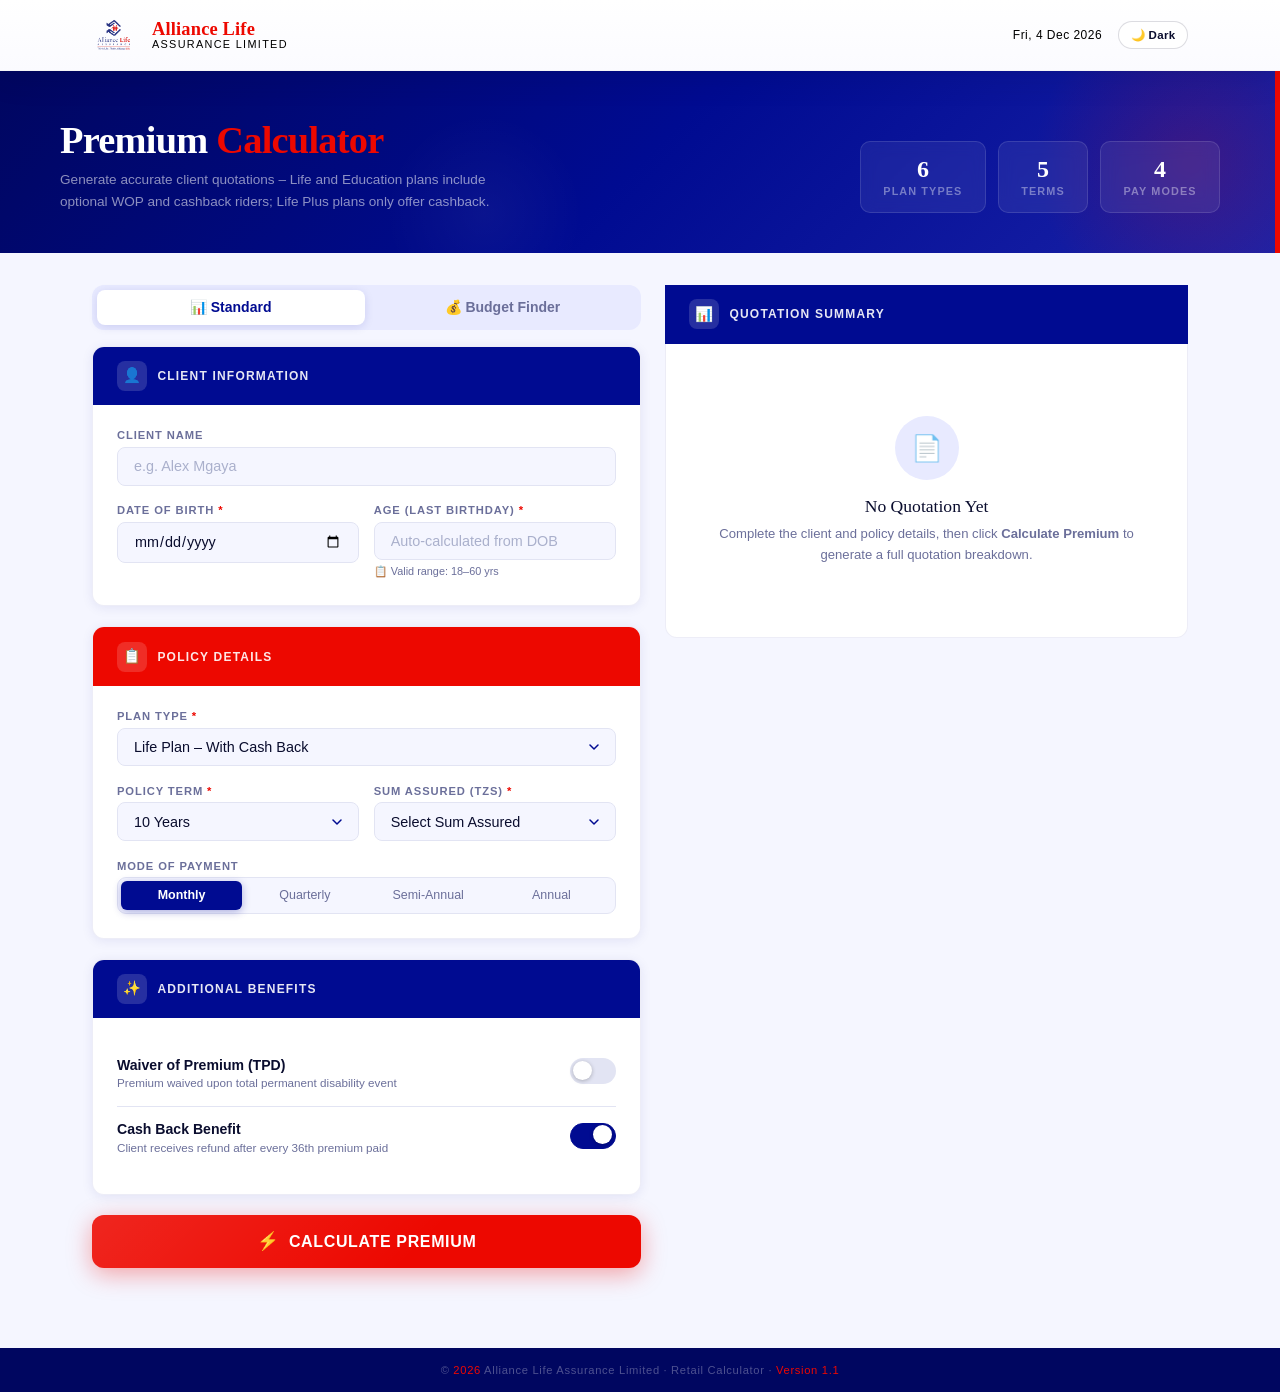
<file: index.html>
<!DOCTYPE html>
<html lang="en">
<head>
<meta charset="UTF-8" />
<meta name="viewport" content="width=device-width, initial-scale=1.0" />
<meta http-equiv="Content-Security-Policy" content="default-src 'self'; script-src 'self' https://cloud.umami.is; style-src 'self' 'unsafe-inline' https://fonts.googleapis.com; img-src 'self' data: blob:; font-src 'self' https://fonts.gstatic.com data:; connect-src 'self' https://api-gateway.umami.dev; object-src 'none'; base-uri 'self'; form-action 'self'; frame-ancestors 'none'; upgrade-insecure-requests" />
<meta name="referrer" content="strict-origin-when-cross-origin" />
<title>Alliance Life - Premium Calculator</title>
<link rel="icon" type="image/png" href="ALAL.png" />
<link rel="apple-touch-icon" href="ALAL.png" />
<link href="https://fonts.googleapis.com/css2?family=Playfair+Display:wght@700;800&family=Outfit:wght@300;400;500;600;700&family=Cormorant+Garamond:ital,wght@0,600;0,700;1,600;1,700&family=DM+Sans:wght@400;500;600&display=swap" rel="stylesheet" />
<link rel="stylesheet" href="css/calculator.css">
<!-- styles moved to calculator.css -->
<style>
@keyframes splashShimmer {
  0%   { transform: translateX(-130%) skewX(-20deg); }
  100% { transform: translateX(230%)  skewX(-20deg); }
}
@keyframes splashFadeUp {
  from { opacity: 0; transform: translateY(10px); }
  to   { opacity: 1; transform: translateY(0); }
}
@keyframes splashTrack {
  0%   { width: 0%; opacity: 1; }
  80%  { width: 75%; opacity: 1; }
  100% { width: 75%; opacity: .6; }
}
#splashLoader.splash-hide {
  opacity: 0 !important;
  visibility: hidden !important;
}

/* ── Birthday easter egg ── */
#confettiHost {
  position: absolute;
  inset: 0;
  pointer-events: none;
  overflow: hidden;
  border-radius: inherit;
  z-index: 50;
}
.confetti-piece {
  position: absolute;
  top: -10px;
  pointer-events: none;
  animation: confettiFall linear forwards;
}
@keyframes confettiFall {
  0%   { transform: translateY(0)     rotate(0deg);   opacity: 1; }
  75%  { opacity: 1; }
  100% { transform: translateY(380px) rotate(680deg); opacity: 0; }
}
.birthday-toast {
  position: fixed;
  bottom: 1.75rem;
  right: 1.75rem;
  z-index: 10000;
  background: #000b91;
  color: #fff;
  border: 1px solid rgba(255,255,255,.2);
  padding: .7rem 1.25rem;
  border-radius: 10px;
  font-family: 'Outfit', sans-serif;
  font-size: .9rem;
  font-weight: 600;
  letter-spacing: .03em;
  box-shadow: 0 8px 32px rgba(0,11,145,.35);
  pointer-events: none;
  animation: toastIn .35s cubic-bezier(.34,1.56,.64,1), toastOut .4s ease 3.8s forwards;
}
@keyframes toastIn {
  from { transform: translateY(16px) scale(.95); opacity: 0; }
  to   { transform: translateY(0)    scale(1);   opacity: 1; }
}
@keyframes toastOut {
  from { transform: translateY(0);   opacity: 1; }
  to   { transform: translateY(8px); opacity: 0; }
}
</style>
<script defer src="https://cloud.umami.is/script.js" data-website-id="713fd296-7cc1-4298-a880-ed6b80af9e01"></script>
</head>
<body>

<!-- ═══════════════ SPLASH LOADER ═══════════════ -->
<div id="splashLoader" aria-hidden="true" style="position:fixed;inset:0;z-index:9999;display:flex;flex-direction:column;align-items:center;justify-content:center;background:linear-gradient(155deg,#000b91 0%,#000660 100%);transition:opacity .5s ease,visibility .5s ease;">

  <!-- Logo with shimmer glare sweep -->
  <div style="position:relative;width:96px;height:96px;border-radius:50%;overflow:hidden;background:#fff;padding:10px;box-shadow:0 8px 48px rgba(0,0,0,.4);margin-bottom:1.75rem;">
    <img src="ALAL.png" alt="" style="width:100%;height:100%;object-fit:contain;border-radius:50%;" />
    <!-- shimmer glare -->
    <div style="position:absolute;inset:0;background:linear-gradient(105deg,transparent 35%,rgba(255,255,255,.75) 50%,transparent 65%);animation:splashShimmer 2.2s ease-in-out infinite;border-radius:50%;"></div>
  </div>

  <!-- Wordmark -->
  <div style="color:#fff;font-family:'Outfit',sans-serif;font-size:1.3rem;font-weight:700;letter-spacing:.05em;animation:splashFadeUp .6s ease both;">Alliance Life</div>
  <div style="color:rgba(255,255,255,.55);font-family:'Outfit',sans-serif;font-size:.75rem;letter-spacing:.12em;text-transform:uppercase;margin-top:.3rem;margin-bottom:2.5rem;animation:splashFadeUp .6s .1s ease both;">Assurance Limited</div>

  <!-- Thin progress track -->
  <div style="width:120px;height:2px;background:rgba(255,255,255,.15);border-radius:2px;overflow:hidden;">
    <div style="height:100%;background:#fff;border-radius:2px;animation:splashTrack 3s ease-out infinite;"></div>
  </div>

</div>

<a href="#mainContent" class="skip-link">Skip to calculator</a>

<!-- ═══════════════ HEADER ═══════════════ -->
<header>
  <div class="header-inner">
    <div class="logo-wrap">
      <div class="logo-shield">
        <img src="ALAL.png" alt="Alliance Life logo" />
      </div>
      <div class="logo-text">
        <div class="logo-name">Alliance Life</div>
        <div class="logo-sub">Assurance Limited</div>
      </div>
    </div>
    <div class="header-right">
      <div class="header-date" id="headerDate"></div>
      <button type="button" id="themeToggle" class="theme-toggle" aria-label="Toggle dark mode" aria-pressed="false">🌙 Dark</button>
    </div>
  </div>
</header>

<!-- ═══════════════ HERO BAND ═══════════════ -->
<div class="hero-band">
  <div class="hero-stripe"></div>
  <div class="hero-content">
    <div>
      <div class="hero-title">Premium <span>Calculator</span></div>
      <div class="hero-desc">Generate accurate client quotations – Life and Education plans include optional WOP and cashback riders; Life Plus plans only offer cashback.</div>
    </div>
    <div style="display:flex;gap:.75rem;flex-wrap:wrap;">
      <div class="hero-stat">
        <div class="hero-stat-val">6</div>
        <div class="hero-stat-lbl">Plan Types</div>
      </div>
      <div class="hero-stat">
        <div class="hero-stat-val">5</div>
        <div class="hero-stat-lbl">Terms</div>
      </div>
      <div class="hero-stat">
        <div class="hero-stat-val">4</div>
        <div class="hero-stat-lbl">Pay Modes</div>
      </div>
    </div>
  </div>
</div>

<!-- ═══════════════ MAIN ═══════════════ -->
<main id="mainContent" class="wrapper" role="main">
  <div class="grid">

    <!-- LEFT COLUMN: Inputs -->
    <div>

      <!-- Calculator mode toggle -->
      <div class="calc-mode-bar" role="group" aria-label="Calculator mode">
        <button type="button" class="calc-mode-btn active" data-calc-mode="standard">📊 Standard</button>
        <button type="button" class="calc-mode-btn" data-calc-mode="budget">💰 Budget Finder</button>
      </div>

      <!-- Client Details -->
      <div class="card info-card">
        <div class="card-header">
          <div class="card-icon">👤</div>
          <div class="card-title">Client Information</div>
        </div>
        <div class="card-body">
          <div class="field">
            <label for="clientName">Client Name</label>
            <!-- only letters, spaces and basic punctuation allowed; helps prevent accidental script tags -->
            <input type="text" id="clientName" placeholder="e.g. Alex Mgaya" pattern="[A-Za-z\s.,'\-]{1,100}" autocomplete="name" />
          </div>
          <div class="field-row">
            <div class="field">
              <label class="label-required" for="dob">Date of Birth</label>
              <input type="date" id="dob" required aria-required="true" />
            </div>
            <div class="field">
              <label class="label-required" for="age">Age (Last Birthday)</label>
              <input type="number" id="age" placeholder="Auto-calculated from DOB" min="18" max="60" readonly tabindex="-1" aria-readonly="true" aria-describedby="ageHint" />
              <div class="input-hint" id="ageHint">📋 Valid range: 18–60 yrs</div>
            </div>
          </div>
        </div>
      </div>

      <!-- Budget Finder card (shown in budget mode) -->
      <div class="card info-card" id="budgetCard" style="display:none;">
        <div class="card-header" style="background:linear-gradient(135deg,#000b91 0%,#2d3adc 100%);color:#fff;">
          <div class="card-icon">💰</div>
          <div class="card-title" style="color:#fff;">Your Budget</div>
        </div>
        <div class="card-body">
          <div class="field">
            <label class="label-required" for="budgetAmount">Budget per <span id="budgetModeLabel">Month</span> (TZS)</label>
            <input type="text" id="budgetAmount" inputmode="numeric" placeholder="e.g. 50,000" autocomplete="off" />
            <div class="input-hint">💡 We'll find the highest coverage that fits your budget</div>
          </div>
          <div class="toggle-row" style="margin-top:0.75rem;">
            <div class="toggle-info">
              <div class="toggle-label">Include WOP Rider</div>
              <div class="toggle-sub">Premiums waived upon total permanent disability</div>
            </div>
            <label class="switch"><input type="checkbox" id="budgetWopToggle" checked aria-label="Include WOP Rider" /><span class="slider"></span></label>
          </div>
        </div>
      </div>

      <!-- Policy Details -->
      <div class="card info-card" id="policyDetailsCard">
        <div class="card-header card-header-red">
          <div class="card-icon">📋</div>
          <div class="card-title">Policy Details</div>
        </div>
        <div class="card-body">
          <div class="field">
            <label class="label-required" for="plan">Plan Type</label>
            <select id="plan" required aria-required="true">
              <option value="Life Plan- With cash back">Life Plan – With Cash Back</option>
              <option value="Life Plan- No cash back">Life Plan – No Cash Back</option>
              <option value="Education Plan- With cash back">Education Plan – With Cash Back</option>
              <option value="Education Plan- No cash back">Education Plan – No Cash Back</option>
              <option value="Life Plus- With cash back">Life Plus – With Cash Back</option>
              <option value="Life Plus- No cash back">Life Plus – No Cash Back</option>
            </select>
          </div>
          <div class="field-row">
            <div class="field">
              <label class="label-required" for="term">Policy Term</label>
              <select id="term" required aria-required="true">
                <option value="5">5 Years</option>
                <option value="7">7 Years</option>
                <option value="10" selected>10 Years</option>
                <option value="12">12 Years</option>
                <option value="15">15 Years</option>
              </select>
            </div>
            <div class="field">
              <label class="label-required" for="sa">Sum Assured (TZS)</label>
              <input type="text" id="sa" inputmode="numeric" placeholder="e.g. 5,000,000" data-step="500000" data-min="5000000" required aria-required="true" />
              <select id="saSelect" aria-label="Sum Assured (TZS)" required aria-required="true" style="display:none;">
                <option value="" selected disabled>Select Sum Assured</option>
                <option value="5000000">5,000,000</option>
                <option value="7500000">7,500,000</option>
                <option value="10000000">10,000,000</option>
                <option value="12500000">12,500,000</option>
                <option value="15000000">15,000,000</option>
                <option value="17500000">17,500,000</option>
                <option value="20000000">20,000,000</option>
                <option value="25000000">25,000,000</option>
                <option value="30000000">30,000,000</option>
                <option value="35000000">35,000,000</option>
                <option value="40000000">40,000,000</option>
                <option value="45000000">45,000,000</option>
                <option value="50000000">50,000,000</option>
                <option value="55000000">55,000,000</option>
                <option value="60000000">60,000,000</option>
                <option value="65000000">65,000,000</option>
                <option value="70000000">70,000,000</option>
                <option value="75000000">75,000,000</option>
                <option value="80000000">80,000,000</option>
                <option value="85000000">85,000,000</option>
                <option value="90000000">90,000,000</option>
                <option value="95000000">95,000,000</option>
                <option value="100000000">100,000,000</option>
              </select>
            </div>
          </div>
          <div class="field">
            <label id="modeLabel">Mode of Payment</label>
            <div class="seg" role="group" aria-labelledby="modeLabel">
              <button type="button" class="seg-btn active" aria-pressed="true" data-mode="monthly">Monthly</button>
              <button type="button" class="seg-btn" aria-pressed="false" data-mode="quarterly">Quarterly</button>
              <button type="button" class="seg-btn" aria-pressed="false" data-mode="semi">Semi-Annual</button>
              <button type="button" class="seg-btn" aria-pressed="false" data-mode="annual">Annual</button>
            </div>
          </div>
        </div>
      </div>

      <!-- Additional Benefits -->
      <div class="card info-card" id="additionalBenefitsCard">
        <div class="card-header">
          <div class="card-icon">✨</div>
          <div class="card-title">Additional Benefits</div>
        </div>
        <div class="card-body">
          <div class="toggle-row" id="wopRow">
            <div class="toggle-info">
              <div class="toggle-label">Waiver of Premium (TPD)</div>
              <div class="toggle-sub">Premium waived upon total permanent disability event</div>
            </div>
            <label class="switch"><input type="checkbox" id="wop" aria-label="Waiver of Premium" /><span class="slider"></span></label>
          </div>
          <div class="toggle-row">
            <div class="toggle-info">
              <div class="toggle-label">Cash Back Benefit</div>
              <div class="toggle-sub">Client receives refund after every 36th premium paid</div>
            </div>
            <label class="switch"><input type="checkbox" id="cashbackToggle" aria-label="Cash Back Benefit" /><span class="slider"></span></label>
          </div>
        </div>
      </div>

      <!-- Error -->
      <div id="errorMsg" class="error-msg" role="alert" aria-live="assertive" tabindex="-1">⚠️ <span id="errorText"></span></div>

      <!-- CTA -->
      <button type="button" id="calculateBtn" class="btn-calc">
        <span class="btn-icon">⚡</span> Calculate Premium
      </button>
      <button type="button" id="findPlansBtn" class="btn-calc" style="display:none;">
        <span class="btn-icon">🎯</span> Find Best Plans
      </button>

    </div>

    <!-- RIGHT COLUMN: Results -->
    <div class="right-col">

      <!-- Budget Finder results (shown in budget mode) -->
      <div id="reverseResultsCard" class="card info-card" style="display:none;margin-bottom:0;overflow:visible;box-shadow:none;background:transparent;border:none;">
        <div class="card-header">
          <div class="card-icon">🎯</div>
          <div class="card-title">Best Plans For Your Budget</div>
        </div>
        <div class="card-body" style="background:#fff;border-radius:0 0 var(--radius) var(--radius);border:1px solid rgba(0,11,145,.07);border-top:none;">
          <div id="reverseResultContent"></div>
          <div id="reverseEmptyState" class="empty-state" style="display:none;">
            <div class="empty-icon">💰</div>
            <div class="empty-title">No Plans Found</div>
            <div class="empty-sub">No plans match your budget. Try a higher amount or check if the DOB is correct.</div>
          </div>
        </div>
      </div>

      <!-- Standard quotation results -->
      <div id="standardResultsCard" class="card info-card" style="margin-bottom:0;overflow:visible;box-shadow:none;background:transparent;border:none;">
        <div class="card-header">
          <div class="card-icon">📊</div>
          <div class="card-title">Quotation Summary</div>
        </div>
        <div class="card-body" style="background:#fff;border-radius:0 0 var(--radius) var(--radius);border:1px solid rgba(0,11,145,.07);border-top:none;">
          <div id="result" aria-live="polite" aria-atomic="true">
            <div id="resultContent"></div>
          </div>
          <div id="emptyState" class="empty-state">
            <div class="empty-icon">📄</div>
            <div class="empty-title">No Quotation Yet</div>
            <div class="empty-sub">Complete the client and policy details, then click <strong>Calculate Premium</strong> to generate a full quotation breakdown.</div>
          </div>
          <!-- PDF download button shown after a result is generated -->
          <button id="downloadPdf" type="button" class="btn-calc" style="display:none;margin-top:1rem;">
            <span class="btn-icon">⬇️</span> Download PDF
          </button>
          <button id="sendWhatsapp" type="button" class="btn-calc btn-whatsapp" style="display:none;margin-top:.75rem;">
            <img src="whatsapp.png" alt="" class="btn-icon-img" aria-hidden="true" /> Send via WhatsApp
          </button>
        </div>
      </div>

    </div>

  </div>
</main>

<!-- FOOTER -->
<div class="footer-bar">
  &copy; <span id="footerYear"></span> Alliance Life Assurance Limited · Retail Calculator · <span>Version 1.1</span>
</div>

<div id="whatsappModal" class="wa-modal" role="dialog" aria-modal="true" aria-labelledby="waModalTitle" style="display:none;">
  <div class="wa-modal-card">
    <div class="wa-modal-title" id="waModalTitle">Send via WhatsApp</div>
    <div class="wa-modal-sub">Enter customer WhatsApp number in this format: 255XXXXXXXXX</div>
    <div class="wa-modal-field">
      <label for="waPhoneInput">Customer Number</label>
      <input id="waPhoneInput" type="tel" inputmode="numeric" placeholder="255XXXXXXXXX" maxlength="12" />
      <div id="waPhoneError" class="wa-modal-error" aria-live="polite"></div>
    </div>
    <div class="wa-modal-actions">
      <button id="waCancelBtn" type="button" class="btn-calc wa-btn wa-btn-secondary">Cancel</button>
      <button id="waConfirmBtn" type="button" class="btn-calc wa-btn wa-btn-primary">Open WhatsApp</button>
    </div>
  </div>
</div>

<!-- DOB change recalc modal -->
<div id="dobChangeModal" class="wa-modal dob-modal-overlay" role="dialog" aria-modal="true" aria-labelledby="dobModalTitle" style="display:none;">
  <div class="dob-modal-card">
    <div class="dob-modal-accent"></div>
    <div class="dob-modal-body">
      <div class="dob-modal-icon" aria-hidden="true">📅</div>
      <div class="dob-modal-title" id="dobModalTitle">Date of Birth Changed</div>
      <div class="dob-modal-sub">The current quotation may no longer be accurate. Recalculate to reflect the updated date.</div>
    </div>
    <div class="dob-modal-actions">
      <button id="dobModalCalcBtn" type="button" class="dob-btn-primary">⚡ Calculate Premium</button>
      <button id="dobModalDismissBtn" type="button" class="dob-btn-secondary">Not Now</button>
    </div>
  </div>
</div>

<!-- Keep integrity hashes in sync when any script file changes. -->
<script src="js/vendor/jspdf.umd.min.js" integrity="sha384-JcnsjUPPylna1s1fvi1u12X5qjY5OL56iySh75FdtrwhO/SWXgMjoVqcKyIIWOLk" crossorigin="anonymous"></script>
<script src="js/vendor/html2canvas.min.js" integrity="sha384-ZZ1pncU3bQe8y31yfZdMFdSpttDoPmOZg2wguVK9almUodir1PghgT0eY7Mrty8H" crossorigin="anonymous"></script>
<script src="js/modules/calculator-data.js" integrity="sha384-BNamELsoeh6ynixLtTkfq4AkPt44aN4aVHw/1GJ5Oewyo7oVWoqaXWz+czGA5itr" crossorigin="anonymous"></script>
<script src="js/modules/calculator-math.js" integrity="sha384-YjjjwoBnURy2FhZNauFZZH+CIYTfdqmRB7C8ojNnJdaBtgjP/0vN5d2FF2g3aNf3" crossorigin="anonymous"></script>
<script src="js/modules/calculator-app.js" integrity="sha384-Jrz6jo1+l7UQlLkefL+yNT2jrHTWlHziqgjv4f+XHhTEhHkFGQ2u5hxAwC2Otyzf" crossorigin="anonymous"></script>
<script src="js/calculator.js" integrity="sha384-wbOrmrldrVREV2kM1EFjdcdYOvsAC5NGOdDlpyfbh0ahsDS35j6TdT7yP2jqdQNi" crossorigin="anonymous"></script>
<!-- script moved to calculator.js -->
</body>
</html>
</file>
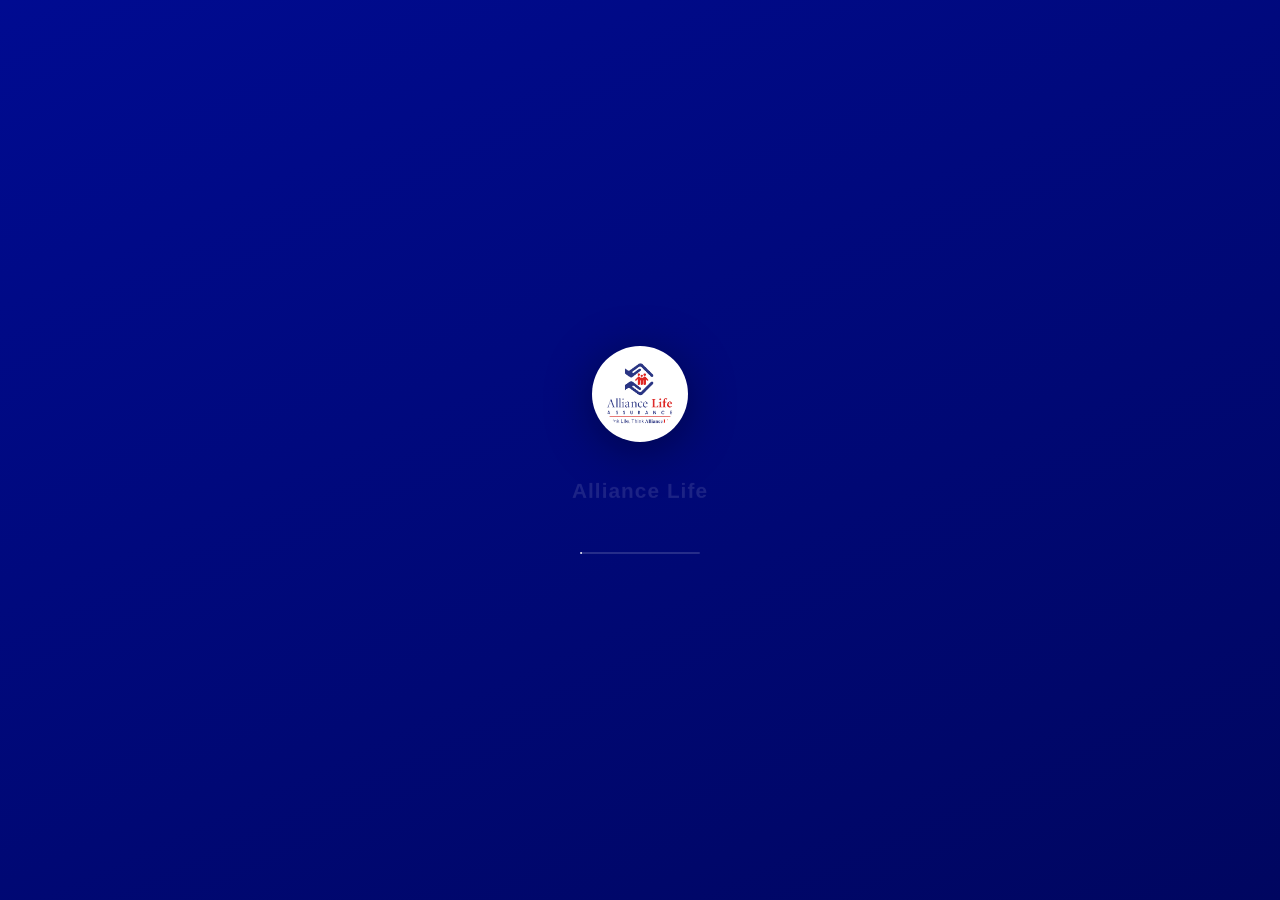
<file: Alliance Premium Calculator.html>
<!DOCTYPE html>
<html lang="en">
<head>
<meta charset="UTF-8" />
<meta http-equiv="refresh" content="0; url=index.html" />
<title>Alliance Life – Premium Calculator</title>
</head>
<body>
<p>Redirecting… <a href="index.html">Click here if not redirected.</a></p>
</body>
</html>
</file>
<file: css/calculator.css>
*, *::before, *::after { box-sizing: border-box; margin: 0; padding: 0; }

html {
  width: 100%;
  max-width: 100%;
}

:root {
  --blue:      #000b91;
  --blue-dark: #000878;
  --blue-deep: #000660;
  --blue-soft: #e8eaff;
  --blue-mid:  #1a22a8;
  --red:       #ed0800;
  --red-dark:  #c20700;
  --red-soft:  #fff0f0;
  --white:     #ffffff;
  --off-white: #f5f6ff;
  --slate:     #e2e4f3;
  --muted:     #6b6f9a;
  --text:      #0a0d2e;
  --radius:    12px;
  --shadow-sm: 0 2px 12px rgba(0,11,145,.08);
  --shadow:    0 8px 40px rgba(0,11,145,.13);
  --shadow-lg: 0 20px 60px rgba(0,11,145,.18);
}

body {
  font-family: 'Outfit', sans-serif;
  background: var(--off-white);
  color: var(--text);
  min-height: 100vh;
  min-height: 100dvh;
  width: 100%;
  max-width: 100%;
  display: flex;
  flex-direction: column;
  overflow-x: clip;
}

@media (prefers-color-scheme: dark) {
  :root {
    color-scheme: dark;
  }
}

.skip-link {
  position: absolute;
  left: 10px;
  top: -48px;
  background: var(--blue);
  color: #fff;
  padding: .6rem .9rem;
  border-radius: 8px;
  font-weight: 700;
  text-decoration: none;
  z-index: 1000;
}
.skip-link:focus {
  top: 10px;
}

/* ── HEADER ──────────────────────────────────────── */
header {
  background: linear-gradient(180deg, #ffffff 0%, #fbfbff 100%);
  position: sticky;
  top: 0;
  z-index: 200;
  box-shadow: 0 10px 30px rgba(10,13,46,0.09), 0 2px 6px rgba(10,13,46,0.04);
  border-bottom: 1px solid rgba(10,13,46,.04);
  backdrop-filter: blur(4px);
  transition: box-shadow .18s ease, background .18s ease;
}
.header-inner {
  max-width: 1160px;
  margin: 0 auto;
  padding: 0 2rem;
  height: 70px;
  display: flex;
  align-items: center;
  justify-content: space-between;
}
.logo-wrap {
  display: flex;
  align-items: center;
  gap: 1rem;
}
.logo-shield {
  width: 44px;
  height: 44px;
  background: transparent;
  clip-path: none;
  display: flex;
  align-items: center;
  justify-content: center;
  padding: 3px;
  flex-shrink: 0;
  font-size: 0; /* hide any fallback text */
}

/* logo image should fit the container without being clipped */
.logo-shield img {
  width: 100%;
  height: 100%;
  object-fit: contain;
  display: block;
}
.logo-text {
  display: flex;
  flex-direction: column;
  line-height: 1.1;
}
.logo-name {
  font-family: 'Playfair Display', serif;
  font-size: 1.15rem;
  font-weight: 700;
  color: var(--red);
  letter-spacing: .01em;
}
.logo-sub {
  font-size: .68rem;
  font-weight: 500;
  letter-spacing: .12em;
  text-transform: uppercase;
  color: #000;
}
.header-right {
  display: flex;
  align-items: center;
  gap: 1rem;
}
.pill {
  background: rgba(237,8,0,.2);
  border: 1px solid rgba(237,8,0,.45);
  color: #ff6b65;
  font-size: .68rem;
  font-weight: 700;
  letter-spacing: .1em;
  text-transform: uppercase;
  padding: .3rem .85rem;
  border-radius: 99px;
}
.header-date {
  font-size: .75rem;
  color: #000;
  letter-spacing: .04em;
}

.theme-toggle {
  border: 1px solid rgba(10,13,46,.14);
  background: #fff;
  color: var(--text);
  font-family: 'Outfit', sans-serif;
  font-size: .72rem;
  font-weight: 700;
  letter-spacing: .03em;
  border-radius: 99px;
  padding: .38rem .72rem;
  cursor: pointer;
  transition: background .18s, color .18s, border-color .18s, transform .1s;
}

.theme-toggle:hover {
  background: var(--blue-soft);
  border-color: rgba(0,11,145,.3);
  color: var(--blue);
}

.theme-toggle:active {
  transform: scale(.98);
}

.theme-toggle:focus-visible {
  outline: 3px solid rgba(0,11,145,.35);
  outline-offset: 2px;
}

/* ── HERO BAND ───────────────────────────────────── */
.hero-band {
  background: linear-gradient(135deg, var(--blue-deep) 0%, var(--blue) 50%, var(--blue-mid) 100%);
  padding: 3rem 2rem 2.5rem;
  position: relative;
  overflow: hidden;
}
.hero-band::before {
  content: '';
  position: absolute;
  top: -80px; right: -80px;
  width: 340px; height: 340px;
  background: radial-gradient(circle, rgba(237,8,0,.18) 0%, transparent 65%);
  pointer-events: none;
}
.hero-band::after {
  content: '';
  position: absolute;
  bottom: -60px; left: 30%;
  width: 200px; height: 200px;
  background: radial-gradient(circle, rgba(255,255,255,.04) 0%, transparent 70%);
  pointer-events: none;
}
/* Diagonal stripe accent */
.hero-stripe {
  position: absolute;
  top: 0; right: 0;
  width: 5px;
  height: 100%;
  background: var(--red);
}
.hero-content {
  max-width: 1160px;
  margin: 0 auto;
  position: relative;
  z-index: 1;
  display: flex;
  justify-content: space-between;
  align-items: flex-end;
  flex-wrap: wrap;
  gap: 1rem;
}
.hero-title {
  font-family: 'Playfair Display', serif;
  font-size: 2.4rem;
  font-weight: 800;
  color: #fff;
  line-height: 1.1;
  letter-spacing: -.02em;
}
.hero-title span {
  color: var(--red);
  position: relative;
}
.hero-desc {
  font-size: .85rem;
  color: rgba(255,255,255,.55);
  margin-top: .5rem;
  max-width: 460px;
  line-height: 1.6;
}
.hero-stat {
  background: rgba(255,255,255,.07);
  border: 1px solid rgba(255,255,255,.12);
  border-radius: 10px;
  padding: .9rem 1.4rem;
  text-align: center;
  backdrop-filter: blur(8px);
}
.hero-stat-val {
  font-family: 'Playfair Display', serif;
  font-size: 1.5rem;
  font-weight: 700;
  color: #fff;
}
.hero-stat-lbl {
  font-size: .68rem;
  font-weight: 600;
  letter-spacing: .1em;
  text-transform: uppercase;
  color: rgba(255,255,255,.4);
  margin-top: .15rem;
}

/* ── MAIN LAYOUT ─────────────────────────────────── */
.wrapper {
  max-width: 1160px;
  margin: 0 auto;
  padding: 2rem 2rem 5rem;
  flex: 1 0 auto;
  width: 100%;
}
.grid {
  display: grid;
  grid-template-columns: 1.05fr 1fr;
  gap: 1.5rem;
  align-items: start;
}
@media(max-width: 820px) { .grid { grid-template-columns: 1fr; } }

/* ── CARDS ───────────────────────────────────────── */
.card {
  background: var(--white);
  border-radius: var(--radius);
  box-shadow: var(--shadow-sm);
  border: 1px solid rgba(0,11,145,.07);
  overflow: hidden;
  margin-bottom: 1.25rem;
  animation: slideUp .4s ease both;
}
.card:nth-child(2) { animation-delay: .05s; }
.card:nth-child(3) { animation-delay: .1s; }

.info-card {
  cursor: pointer;
  transition: transform .18s ease, border-color .18s ease, box-shadow .18s ease;
}

.info-card:hover {
  transform: translateY(-3px);
  border-color: rgba(0,11,145,.32);
  box-shadow: var(--shadow);
}

.right-col .info-card:hover .card-body[style*="border:1px solid rgba(0,11,145,.07)"] {
  border-color: rgba(0,11,145,.32) !important;
}

@media (hover: none), (pointer: coarse) {
  .info-card:hover {
    transform: none;
    box-shadow: var(--shadow-sm);
  }
}

@keyframes slideUp {
  from { opacity: 0; transform: translateY(16px); }
  to   { opacity: 1; transform: translateY(0); }
}

.card-header {
  background: var(--blue);
  padding: .9rem 1.5rem;
  display: flex;
  align-items: center;
  gap: .65rem;
}
.card-header-red {
  background: var(--red);
}
.card-icon {
  width: 30px; height: 30px;
  background: rgba(255,255,255,.15);
  border-radius: 8px;
  display: flex; align-items: center; justify-content: center;
  font-size: .9rem;
}
.card-title {
  font-size: .75rem;
  font-weight: 700;
  letter-spacing: .1em;
  text-transform: uppercase;
  color: rgba(255,255,255,.9);
}
.card-body {
  padding: 1.5rem;
}

/* ── FORM ELEMENTS ───────────────────────────────── */
.field { margin-bottom: 1.15rem; }
.field:last-child { margin-bottom: 0; }
.field-row { display: grid; grid-template-columns: 1fr 1fr; gap: .9rem; }

label {
  display: block;
  font-size: .7rem;
  font-weight: 700;
  letter-spacing: .08em;
  text-transform: uppercase;
  color: var(--muted);
  margin-bottom: .35rem;
}
.label-required::after {
  content: ' *';
  color: var(--red);
}

input, select {
  width: 100%;
  padding: .65rem 1rem;
  border: 1.5px solid var(--slate);
  border-radius: 8px;
  font-family: 'Outfit', sans-serif;
  font-size: .9rem;
  color: var(--text);
  background: var(--off-white);
  transition: border-color .18s, box-shadow .18s, background .18s;
  appearance: none;
  -webkit-appearance: none;
}
input:focus, select:focus {
  outline: none;
  border-color: var(--blue);
  background: var(--white);
  box-shadow: 0 0 0 3px rgba(0,11,145,.1);
}
input:focus-visible,
select:focus-visible,
.seg-btn:focus-visible,
.btn-calc:focus-visible,
.switch input:focus-visible + .slider {
  outline: 3px solid rgba(0,11,145,.35);
  outline-offset: 2px;
}
input::placeholder { color: #aab0cc; }
select {
  background-image: url("data:image/svg+xml,%3Csvg xmlns='http://www.w3.org/2000/svg' width='10' height='6' viewBox='0 0 10 6'%3E%3Cpath d='M1 1l4 4 4-4' stroke='%23000b91' stroke-width='1.5' fill='none' stroke-linecap='round' stroke-linejoin='round'/%3E%3C/svg%3E");
  background-repeat: no-repeat;
  background-position: right 1rem center;
  padding-right: 2.5rem;
  cursor: pointer;
}
.input-hint {
  font-size: .68rem;
  color: var(--muted);
  margin-top: .3rem;
  display: flex;
  align-items: center;
  gap: .3rem;
}

/* ── SEGMENT CONTROL ─────────────────────────────── */
.seg {
  display: flex;
  background: var(--off-white);
  border: 1.5px solid var(--slate);
  border-radius: 9px;
  padding: 3px;
  gap: 2px;
}
.seg-btn {
  flex: 1;
  padding: .45rem .3rem;
  border: none;
  background: transparent;
  border-radius: 6px;
  font-family: 'Outfit', sans-serif;
  font-size: .78rem;
  font-weight: 500;
  color: var(--muted);
  cursor: pointer;
  transition: all .17s;
  text-align: center;
  white-space: nowrap;
}
.seg-btn.active {
  background: var(--blue);
  color: #fff;
  font-weight: 700;
  box-shadow: 0 2px 8px rgba(0,11,145,.3);
}
.seg-btn:not(.active):hover { background: var(--blue-soft); color: var(--blue); }
.seg-btn:focus-visible {
  background: var(--blue-soft);
  color: var(--blue);
}

/* ── TOGGLE SWITCHES ─────────────────────────────── */
.toggle-row {
  display: flex;
  align-items: center;
  justify-content: space-between;
  padding: .9rem 0;
  border-bottom: 1px solid var(--slate);
  gap: .75rem;
}
.toggle-row:last-child { border-bottom: none; }
.toggle-label { font-size: .88rem; color: var(--text); font-weight: 600; }
.toggle-sub { font-size: .73rem; color: var(--muted); margin-top: .15rem; line-height: 1.4; }

.switch { position: relative; display: inline-block; width: 46px; height: 26px; flex-shrink: 0; }
.switch input { opacity: 0; width: 0; height: 0; }
.slider {
  position: absolute; inset: 0;
  background: var(--slate);
  border-radius: 99px;
  cursor: pointer;
  transition: background .2s;
  border: 1.5px solid transparent;
}
.slider::before {
  content: '';
  position: absolute;
  width: 19px; height: 19px;
  left: 2px; top: 1.5px;
  background: #fff;
  border-radius: 50%;
  transition: transform .2s cubic-bezier(.4,0,.2,1);
  box-shadow: 0 1px 4px rgba(0,0,0,.25);
}
input:checked + .slider { background: var(--blue); border-color: var(--blue); }
input:checked + .slider::before { transform: translateX(20px); }

/* ── CALCULATE BUTTON ────────────────────────────── */
.btn-calc {
  width: 100%;
  padding: 1rem 1.5rem;
  background: var(--red);
  color: #fff;
  font-family: 'Outfit', sans-serif;
  font-size: 1rem;
  font-weight: 700;
  letter-spacing: .04em;
  text-transform: uppercase;
  border: none;
  border-radius: var(--radius);
  cursor: pointer;
  margin-top: .25rem;
  transition: background .18s, transform .1s, box-shadow .18s;
  box-shadow: 0 6px 24px rgba(237,8,0,.35);
  display: flex;
  align-items: center;
  justify-content: center;
  gap: .6rem;
  position: relative;
  overflow: hidden;
}
.btn-calc::before {
  content: '';
  position: absolute;
  inset: 0;
  background: linear-gradient(135deg, rgba(255,255,255,.12) 0%, transparent 60%);
  pointer-events: none;
}
.btn-calc:hover {
  background: var(--red-dark);
  box-shadow: 0 8px 30px rgba(237,8,0,.45);
  transform: translateY(-1px);
}
.btn-calc:active { transform: scale(.98) translateY(0); }
.btn-icon { font-size: 1.1rem; }
.btn-icon-img {
  width: 1em;
  height: 1em;
  object-fit: contain;
  display: block;
  flex: 0 0 auto;
}

#sendWhatsapp .btn-icon {
  display: inline-flex;
  align-items: flex-end;
  line-height: 1;
  transform: translateY(3px);
}

#sendWhatsapp .btn-icon-img {
  width: 16px;
  height: 16px;
  transform: none;
}
.btn-calc:focus-visible {
  box-shadow: 0 0 0 4px rgba(0,11,145,.25), 0 8px 30px rgba(237,8,0,.45);
}

.btn-whatsapp {
  background: var(--blue);
  box-shadow: 0 6px 24px rgba(0,11,145,.35);
}

.btn-whatsapp:hover {
  background: var(--blue-dark);
  box-shadow: 0 8px 30px rgba(0,11,145,.45);
}

.wa-modal {
  position: fixed;
  inset: 0;
  background: rgba(8, 12, 30, .45);
  display: flex;
  align-items: center;
  justify-content: center;
  padding: 1rem;
  z-index: 1000;
}

.wa-modal-card {
  width: min(460px, 100%);
  background: #fff;
  border: 1px solid var(--slate);
  border-radius: var(--radius);
  box-shadow: var(--shadow-md);
  padding: 1rem;
}

.wa-modal-title {
  font-family: 'Playfair Display', serif;
  font-size: 1.2rem;
  font-weight: 800;
  color: var(--blue);
}

.wa-modal-sub {
  margin-top: .4rem;
  font-size: .86rem;
  color: var(--text-light);
}

.wa-modal-field {
  margin-top: .85rem;
}

.wa-modal-field label {
  display: block;
  margin-bottom: .45rem;
  font-size: .78rem;
  font-weight: 700;
  letter-spacing: .06em;
  text-transform: uppercase;
  color: var(--text);
}

.wa-modal-field input {
  width: 100%;
  border: 1.5px solid var(--slate);
  border-radius: 10px;
  padding: .75rem .8rem;
  font-family: 'Outfit', sans-serif;
  font-size: .96rem;
}

.wa-modal-field input:focus-visible {
  outline: none;
  border-color: var(--blue);
  box-shadow: 0 0 0 3px rgba(0,11,145,.16);
}

.wa-modal-error {
  min-height: 1.1rem;
  margin-top: .38rem;
  font-size: .82rem;
  color: var(--red);
}

.wa-modal-actions {
  margin-top: .9rem;
  display: flex;
  gap: .65rem;
}

.wa-btn {
  margin-top: 0;
  width: 50%;
  text-transform: none;
  letter-spacing: .01em;
}

.wa-btn-secondary {
  background: #fff;
  color: var(--text);
  border: 1.5px solid var(--slate);
  box-shadow: none;
}

.wa-btn-secondary:hover {
  background: #f7f8fb;
  box-shadow: none;
}

.wa-btn-primary {
  background: var(--blue);
  box-shadow: 0 6px 24px rgba(0,11,145,.35);
}

.wa-btn-primary:hover {
  background: var(--blue-dark);
  box-shadow: 0 8px 30px rgba(0,11,145,.45);
}

/* ── DIVIDER ─────────────────────────────────────── */
.divider {
  height: 1px;
  background: var(--slate);
  margin: 1rem 0;
}
.section-label {
  font-size: .65rem;
  font-weight: 700;
  letter-spacing: .12em;
  text-transform: uppercase;
  color: var(--blue);
  margin-bottom: .75rem;
  display: flex;
  align-items: center;
  gap: .4rem;
}
.section-label::after {
  content: '';
  flex: 1;
  height: 1px;
  background: var(--blue-soft);
}

/* ── RESULT PANEL ────────────────────────────────── */
#result { display: none; }

.result-hero {
  background: var(--blue);
  border-radius: var(--radius);
  padding: 2rem 1.8rem 1.5rem;
  position: relative;
  overflow: hidden;
  box-shadow: var(--shadow-sm);
}
.result-hero::before {
  content: '';
  position: absolute;
  top: -50px; right: -50px;
  width: 220px; height: 220px;
  background: radial-gradient(circle, rgba(237,8,0,.22) 0%, transparent 65%);
  pointer-events: none;
}
.result-hero::after {
  content: '';
  position: absolute;
  bottom: 0; left: 0; right: 0;
  height: 3px;
  background: var(--red);
}
/* Geometric corner accent */
.result-hero .geo {
  position: absolute;
  top: 0; right: 0;
  width: 100px; height: 100px;
  border-left: 100px solid transparent;
  border-top: 100px solid rgba(237,8,0,.15);
  pointer-events: none;
}
.for-name {
  font-size: .68rem;
  font-weight: 600;
  letter-spacing: .12em;
  text-transform: uppercase;
  color: rgba(255,255,255,.4);
  margin-bottom: .75rem;
  display: flex;
  align-items: center;
  gap: .4rem;
}
.for-name::before { content: ''; display: block; width: 16px; height: 1px; background: var(--red); }
.result-mode-lbl {
  font-size: .72rem;
  font-weight: 600;
  letter-spacing: .1em;
  text-transform: uppercase;
  color: rgba(255,255,255,.45);
  margin-bottom: .25rem;
}
.result-amount {
  font-family: 'Playfair Display', serif;
  font-size: 2.9rem;
  font-weight: 800;
  color: #fff;
  line-height: 1;
  letter-spacing: -.03em;
}
.result-amount-currency {
  font-family: 'Outfit', sans-serif;
  font-size: 1rem;
  font-weight: 600;
  color: rgba(255,255,255,.6);
  vertical-align: super;
  margin-right: .3rem;
  letter-spacing: .05em;
}
.result-period-tag {
  display: inline-flex;
  align-items: center;
  gap: .4rem;
  background: rgba(255,255,255,.1);
  border-radius: 99px;
  padding: .25rem .85rem;
  font-size: .73rem;
  font-weight: 600;
  color: rgba(255,255,255,.7);
  margin-top: .6rem;
}
.result-period-tag .dot {
  width: 5px; height: 5px;
  border-radius: 50%;
  background: var(--red);
  flex-shrink: 0;
}

/* breakdown grid */
.breakdown-grid {
  display: grid;
  grid-template-columns: 1fr 1fr;
  gap: 1px;
  background: var(--slate);
  border: 1px solid var(--slate);
  border-radius: var(--radius);
  overflow: hidden;
  box-shadow: var(--shadow-sm);
}
.breakdown-cell {
  background: var(--white);
  padding: 1rem 1.3rem;
  position: relative;
}
.breakdown-cell::before {
  content: '';
  position: absolute;
  top: 0; left: 1.3rem; right: 1.3rem;
  height: 2px;
  background: transparent;
  transition: background .2s;
}
.breakdown-cell:hover::before { background: var(--blue); }
.bc-lbl {
  font-size: .65rem;
  font-weight: 700;
  letter-spacing: .1em;
  text-transform: uppercase;
  color: var(--muted);
  margin-bottom: .3rem;
}
.bc-val {
  font-size: 1rem;
  font-weight: 700;
  color: var(--text);
}

/* detail rows */
.detail-rows {
  background: var(--white);
  border-radius: var(--radius);
  border: 1px solid var(--slate);
  box-shadow: var(--shadow-sm);
}
.detail-row {
  display: flex;
  justify-content: space-between;
  align-items: center;
  padding: .75rem 1.4rem;
  border-bottom: 1px solid var(--off-white);
  gap: .5rem;
}
.detail-row:last-child { border-bottom: none; }
.dr-key {
  font-size: .75rem;
  color: var(--muted);
  font-weight: 500;
}
.dr-val {
  font-size: .8rem;
  font-weight: 700;
  color: var(--text);
  text-align: right;
}
.dr-val.good { color: var(--blue); }

.alt-coverage {
  margin-top: 1rem;
  border: 1px solid var(--slate);
  border-radius: var(--radius);
  background: linear-gradient(180deg, var(--white) 0%, var(--off-white) 100%);
  overflow: hidden;
  box-shadow: var(--shadow-sm);
}

.alt-coverage-head {
  background: var(--blue);
  padding: .9rem 1.5rem;
  border-bottom: 1px solid rgba(255,255,255,.16);
}

.alt-coverage-head-top {
  display: flex;
  align-items: center;
  gap: .65rem;
}

.alt-coverage-text {
  display: grid;
  gap: .16rem;
}

.alt-coverage-icon {
  flex-shrink: 0;
}

.alt-coverage-title {
  font-size: .75rem;
  font-weight: 700;
  letter-spacing: .1em;
  text-transform: uppercase;
  color: rgba(255,255,255,.9);
}

.alt-coverage-sub {
  margin-top: 0;
  font-size: .68rem;
  font-weight: 500;
  letter-spacing: .04em;
  color: rgba(255,255,255,.7);
}

.alt-coverage-list {
  display: grid;
}

.alt-row {
  display: flex;
  align-items: center;
  justify-content: space-between;
  gap: .75rem;
  padding: .75rem 1.1rem;
  border-bottom: 1px solid var(--off-white);
  cursor: pointer;
  transition: background .18s ease, border-color .18s ease, transform .18s ease, box-shadow .18s ease;
}

.alt-row:last-child {
  border-bottom: none;
}

.alt-row:hover {
  background: rgba(0,11,145,.035);
  transform: scale(1.02);
  box-shadow: 0 6px 20px rgba(0,0,0,0.1);
}

@media (hover: none), (pointer: coarse) {
  .alt-row:hover {
    transform: none;
    box-shadow: none;
  }
}

.alt-row:focus-visible {
  outline: 2px solid rgba(0,11,145,.35);
  outline-offset: -2px;
  background: rgba(0,11,145,.05);
}

.alt-sa,
.alt-premium {
  width: 100%;
  display: flex;
  justify-content: space-between;
  align-items: baseline;
  gap: .6rem;
  font-size: .82rem;
  color: var(--text);
}

.alt-label {
  font-weight: 500;
  color: var(--muted);
}

.alt-value {
  font-weight: 650;
  color: var(--text);
}

.alt-sa .alt-value,
.alt-premium .alt-value,
.alt-premium .alt-value-accent {
  font-size: 18px;
}

.alt-premium .alt-value,
.alt-premium .alt-value-accent {
  font-size: 16px;
  white-space: nowrap;
}

.alt-value-accent {
  color: var(--blue);
}

@media (min-width: 821px) {
  .alt-row {
    display: grid;
    grid-template-columns: minmax(0, 1fr) minmax(0, 1fr);
    column-gap: 1rem;
    align-items: center;
  }

  .alt-sa,
  .alt-premium {
    width: auto;
    min-width: 0;
    display: grid;
    grid-template-columns: auto minmax(0, 1fr);
    align-items: baseline;
    column-gap: .65rem;
  }

  .alt-value,
  .alt-value-accent {
    min-width: 0;
    text-align: right;
    font-variant-numeric: tabular-nums;
    line-height: 1.2;
  }

  .alt-sa .alt-value {
    white-space: nowrap;
  }
}

/* cashback banner */
.cashback-banner {
  background: linear-gradient(135deg, var(--blue) 0%, var(--blue-mid) 100%);
  border-radius: var(--radius);
  padding: 1rem 1.3rem;
  margin-top: 1rem;
  display: flex;
  align-items: flex-start;
  gap: .85rem;
  position: relative;
  overflow: hidden;
  animation: fadeIn .4s ease both;
  border: 1px solid rgba(0,11,145,.2);
  box-shadow: var(--shadow-sm);
}
.cashback-banner::before {
  content: '';
  position: absolute;
  right: -20px; top: -20px;
  width: 100px; height: 100px;
  background: radial-gradient(circle, rgba(237,8,0,.2) 0%, transparent 65%);
}
.cb-icon {
  width: 36px; height: 36px;
  background: var(--red);
  border-radius: 8px;
  display: flex; align-items: center; justify-content: center;
  font-size: 1rem;
  flex-shrink: 0;
}
.cb-title {
  font-size: .75rem;
  font-weight: 700;
  letter-spacing: .07em;
  text-transform: uppercase;
  color: rgba(255,255,255,.6);
  margin-bottom: .2rem;
}
.cb-amount {
  font-family: 'Playfair Display', serif;
  font-size: 1.25rem;
  font-weight: 700;
  color: #fff;
}
.cb-sub {
  font-size: .72rem;
  color: rgba(255,255,255,.5);
  margin-top: .15rem;
}
.cb-milestones {
  display: flex;
  gap: .6rem;
  margin: .55rem 0 .35rem;
  flex-wrap: wrap;
}
.cb-mile {
  display: flex;
  align-items: center;
  gap: .35rem;
  background: rgba(255,255,255,.1);
  border-radius: 99px;
  padding: .2rem .65rem .2rem .3rem;
  font-size: .72rem;
  color: rgba(255,255,255,.75);
  font-weight: 500;
}
.cb-mile-num {
  width: 18px; height: 18px;
  background: var(--red);
  border-radius: 50%;
  display: flex; align-items: center; justify-content: center;
  font-size: .65rem;
  font-weight: 800;
  color: #fff;
  flex-shrink: 0;
}

/* WOP badge */
.wop-badge {
  display: inline-flex;
  align-items: center;
  gap: .3rem;
  background: #fff3b0;
  border: 1px solid #f2bf18;
  border-radius: 6px;
  padding: .2rem .6rem;
  font-size: .72rem;
  font-weight: 700;
  color: #7a4e00;
  margin-top: .5rem;
}

body.dark-mode .wop-badge {
  background: #ffd84d;
  border-color: #ffc400;
  color: #3f2800;
}

/* ── EMPTY STATE ─────────────────────────────────── */
.empty-state {
  text-align: center;
  padding: 3rem 1.5rem;
}
.empty-icon {
  width: 64px; height: 64px;
  background: var(--blue-soft);
  border-radius: 50%;
  display: flex; align-items: center; justify-content: center;
  font-size: 1.6rem;
  margin: 0 auto 1rem;
}
.empty-title {
  font-family: 'Playfair Display', serif;
  font-size: 1.1rem;
  color: var(--text);
  margin-bottom: .4rem;
}
.empty-sub { font-size: .82rem; color: var(--muted); line-height: 1.6; }

/* ── ERROR ───────────────────────────────────────── */
.error-msg {
  background: var(--red-soft);
  border: 1.5px solid rgba(237,8,0,.25);
  border-left: 4px solid var(--red);
  border-radius: var(--radius);
  padding: .85rem 1.1rem;
  font-size: .85rem;
  color: var(--red-dark);
  font-weight: 500;
  display: none;
  margin-bottom: 1rem;
  animation: fadeIn .25s ease;
}

@keyframes fadeIn {
  from { opacity: 0; }
  to { opacity: 1; }
}

/* ── DOB CHANGE MODAL ────────────────────────────── */
.dob-modal-overlay {
  background: rgba(4, 6, 20, .65);
  backdrop-filter: blur(8px);
  -webkit-backdrop-filter: blur(8px);
}

.dob-modal-card {
  width: min(400px, 100%);
  background: #fff;
  border-radius: 20px;
  box-shadow: 0 32px 80px rgba(0,11,145,.22), 0 6px 20px rgba(0,0,0,.1);
  overflow: hidden;
  animation: dobModalIn .35s cubic-bezier(.34,1.56,.64,1);
}

@keyframes dobModalIn {
  from { opacity: 0; transform: scale(.85) translateY(16px); }
  to   { opacity: 1; transform: scale(1) translateY(0); }
}

.dob-modal-accent {
  height: 4px;
  background: linear-gradient(90deg, var(--blue) 0%, #4a58f5 50%, #8b96ff 100%);
}

.dob-modal-body {
  padding: 1.8rem 1.8rem 1.2rem;
  text-align: center;
}

.dob-modal-icon {
  width: 60px;
  height: 60px;
  border-radius: 50%;
  background: linear-gradient(135deg, var(--blue-soft) 0%, #d4d9ff 100%);
  display: flex;
  align-items: center;
  justify-content: center;
  font-size: 1.7rem;
  margin: 0 auto 1rem;
  box-shadow: 0 4px 18px rgba(0,11,145,.14);
}

.dob-modal-title {
  font-family: 'Cormorant Garamond', Georgia, serif;
  font-size: 1.55rem;
  font-weight: 700;
  font-style: italic;
  color: var(--text);
  letter-spacing: .01em;
  line-height: 1.2;
  margin-bottom: .5rem;
}

.dob-modal-sub {
  font-family: 'DM Sans', sans-serif;
  font-size: .875rem;
  font-weight: 400;
  color: var(--muted);
  line-height: 1.65;
  max-width: 280px;
  margin: 0 auto;
}

.dob-modal-actions {
  display: flex;
  flex-direction: column;
  gap: .5rem;
  padding: .4rem 1.8rem 1.6rem;
}

.dob-btn-primary {
  width: 100%;
  padding: .875rem 1rem;
  border: none;
  border-radius: 12px;
  background: linear-gradient(135deg, var(--blue) 0%, #2d3adc 100%);
  color: #fff;
  font-family: 'DM Sans', sans-serif;
  font-size: .95rem;
  font-weight: 600;
  letter-spacing: .03em;
  cursor: pointer;
  box-shadow: 0 6px 22px rgba(0,11,145,.3);
  transition: transform .15s ease, box-shadow .15s ease;
}

.dob-btn-primary:hover {
  transform: translateY(-2px);
  box-shadow: 0 10px 30px rgba(0,11,145,.38);
}

.dob-btn-primary:active {
  transform: translateY(0);
  box-shadow: 0 3px 10px rgba(0,11,145,.2);
}

.dob-btn-secondary {
  width: 100%;
  padding: .6rem 1rem;
  border: none;
  border-radius: 12px;
  background: transparent;
  color: var(--muted);
  font-family: 'DM Sans', sans-serif;
  font-size: .85rem;
  font-weight: 500;
  cursor: pointer;
  transition: color .15s ease;
}

.dob-btn-secondary:hover {
  color: var(--text);
}

body.dark-mode .dob-modal-overlay {
  background: rgba(2, 3, 14, .78);
}

body.dark-mode .dob-modal-card {
  background: #0f172a;
  box-shadow: 0 32px 80px rgba(0,0,0,.5), 0 6px 20px rgba(0,0,0,.3);
}

body.dark-mode .dob-modal-title {
  color: #e7ecff;
}

body.dark-mode .dob-modal-icon {
  background: linear-gradient(135deg, #1a2345 0%, #222e58 100%);
  box-shadow: 0 4px 18px rgba(0,0,0,.3);
}

/* ── BUDGET FINDER / REVERSE CALCULATOR ─────────── */
.calc-mode-bar {
  display: flex;
  background: var(--blue-soft);
  border-radius: var(--radius);
  padding: .3rem;
  gap: .25rem;
  margin-bottom: 1rem;
}

.calc-mode-btn {
  flex: 1;
  padding: .6rem 1rem;
  border: none;
  border-radius: calc(var(--radius) - 4px);
  background: transparent;
  font-family: 'Outfit', sans-serif;
  font-size: .875rem;
  font-weight: 600;
  color: var(--muted);
  cursor: pointer;
  transition: background .2s ease, color .2s ease, box-shadow .2s ease;
}

.calc-mode-btn.active {
  background: #fff;
  color: var(--blue);
  box-shadow: 0 2px 10px rgba(0,11,145,.12);
}

.rev-results-header {
  display: flex;
  align-items: baseline;
  gap: .6rem;
  margin-bottom: .9rem;
}

.rev-results-count {
  font-size: .95rem;
  font-weight: 700;
  color: var(--text);
}

.rev-results-sub {
  font-size: .78rem;
  color: var(--muted);
}

.rev-results-grid {
  display: flex;
  flex-direction: column;
  gap: .75rem;
}

.rev-result-card {
  background: var(--off-white);
  border: 1.5px solid var(--slate);
  border-radius: 14px;
  padding: 1rem 1.1rem 1rem;
  animation: revCardIn .35s ease both;
  transition: border-color .2s ease, box-shadow .2s ease;
}

.rev-result-card:hover {
  border-color: rgba(0,11,145,.3);
  box-shadow: 0 4px 18px rgba(0,11,145,.1);
}

@keyframes revCardIn {
  from { opacity: 0; transform: translateY(8px); }
  to   { opacity: 1; transform: translateY(0); }
}

.rev-card-top {
  display: flex;
  align-items: center;
  gap: .5rem;
  margin-bottom: .2rem;
}

.rev-card-plan {
  font-family: 'DM Sans', sans-serif;
  font-size: .875rem;
  font-weight: 700;
  color: var(--text);
}

.rev-badge {
  font-family: 'DM Sans', sans-serif;
  font-size: .62rem;
  font-weight: 700;
  letter-spacing: .05em;
  text-transform: uppercase;
  padding: .15rem .5rem;
  border-radius: 20px;
  flex-shrink: 0;
}

.rev-badge-cb  { background: #ecfdf5; color: #047857; }
.rev-badge-no  { background: var(--blue-soft); color: var(--blue); }
.rev-badge-wop { background: #fff7ed; color: #c2410c; }

.rev-card-term {
  font-family: 'DM Sans', sans-serif;
  font-size: .78rem;
  color: var(--muted);
  margin-bottom: .55rem;
}

.rev-card-sa {
  font-family: 'Cormorant Garamond', Georgia, serif;
  font-size: 1.5rem;
  font-weight: 700;
  font-style: italic;
  color: var(--blue);
  line-height: 1.1;
}

.rev-card-sa-label {
  font-family: 'DM Sans', sans-serif;
  font-size: .67rem;
  color: var(--muted);
  text-transform: uppercase;
  letter-spacing: .07em;
  margin-top: .1rem;
  margin-bottom: .65rem;
}

.rev-card-stats {
  display: flex;
  gap: 1rem;
  margin-bottom: .85rem;
}

.rev-stat { flex: 1; }

.rev-stat-label {
  display: block;
  font-family: 'DM Sans', sans-serif;
  font-size: .67rem;
  color: var(--muted);
  text-transform: uppercase;
  letter-spacing: .06em;
  margin-bottom: .15rem;
}

.rev-stat-value {
  font-family: 'DM Sans', sans-serif;
  font-size: .88rem;
  font-weight: 600;
  color: var(--text);
}

.rev-stat-accent { color: var(--blue); }

.rev-apply-btn {
  width: 100%;
  padding: .6rem 1rem;
  border: 1.5px solid var(--blue);
  border-radius: 10px;
  background: transparent;
  color: var(--blue);
  font-family: 'DM Sans', sans-serif;
  font-size: .85rem;
  font-weight: 600;
  cursor: pointer;
  transition: background .15s ease, color .15s ease;
}

.rev-apply-btn:hover {
  background: var(--blue);
  color: #fff;
}

body.dark-mode .calc-mode-bar {
  background: #0d1526;
}

body.dark-mode .calc-mode-btn.active {
  background: #1a2345;
  color: #8b9aff;
  box-shadow: 0 2px 10px rgba(0,0,0,.3);
}

body.dark-mode .rev-result-card {
  background: #0f172a;
  border-color: #1e2d4a;
}

body.dark-mode .rev-result-card:hover {
  border-color: #4a5af5;
  box-shadow: 0 4px 18px rgba(74,90,245,.12);
}

body.dark-mode .rev-badge-cb  { background: #064e3b; color: #6ee7b7; }
body.dark-mode .rev-badge-no  { background: #1a2345; color: #8b9aff; }
body.dark-mode .rev-badge-wop { background: #431407; color: #fb923c; }

body.dark-mode .rev-card-sa   { color: #8b9aff; }
body.dark-mode .rev-stat-accent { color: #8b9aff; }

body.dark-mode .rev-apply-btn {
  border-color: #4a5af5;
  color: #8b9aff;
}

body.dark-mode .rev-apply-btn:hover {
  background: #4a5af5;
  color: #fff;
}

/* ── FOOTER BAR ──────────────────────────────────── */
.footer-bar {
  background: var(--blue-deep);
  text-align: center;
  padding: 1rem;
  font-size: .7rem;
  color: rgba(255,255,255,.3);
  letter-spacing: .06em;
  width: 100%;
  margin-top: auto;
}
.footer-bar span { color: var(--red); }

/* ── DARK MODE ─────────────────────────────────── */
body.dark-mode {
  --off-white: #0a1020;
  --white: #11192d;
  --slate: #2a3553;
  --text: #e7ecff;
  --muted: #a8b3d8;
  --blue-soft: #1a2340;
  --shadow-sm: 0 2px 12px rgba(0, 0, 0, .35);
  --shadow: 0 8px 40px rgba(0, 0, 0, .45);
  --shadow-lg: 0 20px 60px rgba(0, 0, 0, .5);
}

body.dark-mode header {
  background: linear-gradient(180deg, #0f172b 0%, #0b1222 100%);
  border-bottom-color: rgba(231,236,255,.08);
  box-shadow: 0 10px 30px rgba(0,0,0,.35), 0 2px 6px rgba(0,0,0,.2);
}

body.dark-mode .logo-sub,
body.dark-mode .header-date {
  color: #dbe4ff;
}

body.dark-mode .pill {
  background: rgba(237,8,0,.25);
  color: #ffc0bd;
}

body.dark-mode .theme-toggle {
  background: #141e35;
  border-color: rgba(219,228,255,.2);
  color: #dbe4ff;
}

body.dark-mode .theme-toggle:hover {
  background: #1b2745;
  color: #fff;
}

body.dark-mode .card,
body.dark-mode .breakdown-cell,
body.dark-mode .detail-rows,
body.dark-mode .alt-coverage {
  border-color: var(--slate);
}

body.dark-mode .info-card {
  position: relative;
  overflow: hidden;
  border: 1px solid rgba(120, 155, 255, 0.28);
  box-shadow:
    0 0 0 1px rgba(120, 155, 255, 0.08) inset,
    0 10px 26px rgba(0, 0, 0, 0.45),
    0 0 18px rgba(77, 163, 255, 0.16);
}

body.dark-mode .info-card:hover {
  transform: translateY(-3px);
  border-color: rgba(142, 168, 255, 0.62);
  box-shadow:
    0 0 0 1px rgba(142, 168, 255, 0.16) inset,
    0 14px 30px rgba(0, 0, 0, 0.5),
    0 0 22px rgba(77, 163, 255, 0.24);
}

body.dark-mode .right-col .info-card:hover .card-body[style*="border:1px solid rgba(0,11,145,.07)"] {
  border-color: rgba(142, 168, 255, 0.62) !important;
}

body.dark-mode .right-col .card-body[style*="background:#fff"] {
  background: #11192d !important;
  border-color: var(--slate) !important;
}

body.dark-mode input,
body.dark-mode select,
body.dark-mode .seg,
body.dark-mode .wa-modal-field input {
  background: #0f172b;
  border-color: #33426a;
  color: #e7ecff;
}

body.dark-mode #plan,
body.dark-mode #term,
body.dark-mode #saSelect {
  appearance: none;
  -webkit-appearance: none;
  -moz-appearance: none;
  background-image: url("data:image/svg+xml,%3Csvg xmlns='http://www.w3.org/2000/svg' width='10' height='6' viewBox='0 0 10 6'%3E%3Cpath d='M1 1l4 4 4-4' stroke='%23FFFFFF' stroke-width='1.5' fill='none' stroke-linecap='round' stroke-linejoin='round'/%3E%3C/svg%3E");
  background-repeat: no-repeat;
  background-position: right 1rem center;
  background-size: 10px 6px;
  padding-right: 2.5rem;
}

body.dark-mode #plan::-ms-expand,
body.dark-mode #term::-ms-expand,
body.dark-mode #saSelect::-ms-expand {
  display: none;
}

body.dark-mode input[type="date"] {
  background: #0f172b;
  color: #e7ecff;
  border-color: #33426a;
}

body.dark-mode input[type="date"]::-webkit-calendar-picker-indicator {
  filter: invert(1) brightness(1.15);
  opacity: 1;
}

body.dark-mode input::placeholder {
  color: #8e9bc3;
}

body.dark-mode input:focus,
body.dark-mode select:focus {
  background: #131d35;
  box-shadow: 0 0 0 3px rgba(67, 95, 181, .35);
}

body.dark-mode .seg-btn:not(.active):hover,
body.dark-mode .seg-btn:focus-visible {
  background: #1b2745;
  color: #dbe4ff;
}

body.dark-mode .wa-modal-card,
body.dark-mode .wa-btn-secondary {
  background: #11192d;
  color: #e7ecff;
  border-color: var(--slate);
}

body.dark-mode .wa-modal-sub,
body.dark-mode .wa-modal-field label,
body.dark-mode .empty-sub,
body.dark-mode .dr-key,
body.dark-mode .bc-lbl {
  color: var(--muted);
}

body.dark-mode .wa-modal-title {
  color: #e7ecff;
}

body.dark-mode .wa-modal-error {
  color: #ffb1ac;
}

body.dark-mode .alt-sa .alt-value {
  font-weight: 700;
  color: #FFFFFF;
  font-size: 18px;
}

body.dark-mode .alt-premium .alt-value,
body.dark-mode .alt-premium .alt-value-accent {
  color: #4DA3FF;
  font-weight: 600;
}

body.dark-mode .alt-row {
  border-bottom-color: #1f2942;
}

body.dark-mode .alt-row:hover {
  background: rgba(77, 163, 255, 0.14);
  border-color: rgba(142, 168, 255, 0.4);
  box-shadow: 0 8px 20px rgba(0, 0, 0, 0.35);
}

body.dark-mode .alt-row:focus-visible {
  outline: 2px solid rgba(142, 168, 255, 0.65);
  background: rgba(77, 163, 255, 0.2);
}

body.dark-mode .empty-icon {
  background: #1a2340;
}

body.dark-mode .error-msg {
  background: rgba(237,8,0,.16);
  border-color: rgba(237,8,0,.36);
  color: #ffb1ac;
}

body.dark-mode .footer-bar {
  background: #090f1c;
  color: rgba(231,236,255,.55);
}

/* ── RESULT CARD WRAPPER ─────────────────────────── */
.result-wrapper {
  display: grid;
  gap: .9rem;
  animation: slideUp .4s ease both;
}

/* ── STICKY RESULT CARD ──────────────────────────── */
.right-col {
  position: sticky;
  top: 90px;
}

/* ── MOBILE ACCESSIBILITY & RESPONSIVE TUNING ───────────────────────────── */
@media (max-width: 820px) {
  .wrapper {
    padding: 1rem 1rem 4.25rem;
  }

  .header-inner {
    padding: 0 .9rem;
    height: auto;
    min-height: 64px;
    gap: .65rem;
  }

  .header-right {
    gap: .5rem;
  }

  .pill,
  .header-date {
    font-size: .64rem;
  }

  .hero-band {
    padding: 1.75rem 1rem 1.35rem;
  }

  .hero-title {
    font-size: 1.8rem;
  }

  .hero-content {
    align-items: flex-start;
    gap: .8rem;
  }

  .hero-stat {
    padding: .6rem .8rem;
  }

  .hero-stat-val {
    font-size: 1.2rem;
  }

  .card-body {
    padding: 1rem;
  }

  .field {
    margin-bottom: 1rem;
  }

  .field-row {
    grid-template-columns: 1fr;
    gap: 1rem;
    margin-bottom: 1rem;
  }

  .field-row .field {
    margin-bottom: 0;
  }

  .field-row + .field {
    margin-top: .25rem;
  }

  .toggle-row {
    padding: .85rem 0;
  }

  .seg {
    flex-wrap: wrap;
    gap: .35rem;
    padding: .35rem;
  }

  .seg-btn {
    min-width: calc(50% - .25rem);
    min-height: 44px;
    padding: .55rem .45rem;
    font-size: .82rem;
  }

  input,
  select,
  .btn-calc {
    min-height: 44px;
  }

  /* Prevent iOS Safari from auto-zooming focused form controls. */
  input,
  select,
  textarea {
    font-size: 16px;
  }

  .btn-calc {
    padding: .9rem 1rem;
    font-size: .92rem;
  }

  .right-col {
    position: static;
    top: auto;
  }

  .result-amount {
    font-size: 2.15rem;
  }

  .breakdown-grid {
    grid-template-columns: 1fr;
  }

  .detail-row {
    align-items: flex-start;
    flex-direction: column;
    gap: .2rem;
  }

  .dr-val {
    text-align: left;
    word-break: break-word;
  }

  .cashback-banner {
    padding: .9rem 1rem;
  }

  .alt-row {
    flex-direction: column;
    align-items: flex-start;
    gap: .2rem;
  }

  .alt-sa,
  .alt-premium {
    justify-content: space-between;
    width: 100%;
  }

  .footer-bar {
    padding: .9rem .7rem;
    font-size: .64rem;
    line-height: 1.5;
  }
}

@media (max-width: 520px) {
  .logo-name {
    font-size: 1rem;
  }

  .logo-sub {
    font-size: .6rem;
    letter-spacing: .08em;
  }

  .pill {
    padding: .25rem .6rem;
  }

  .hero-title {
    font-size: 1.5rem;
  }

  .hero-desc {
    font-size: .78rem;
  }

  .hero-content > div[style] {
    width: 100%;
    justify-content: space-between;
  }


  .hero-stat {
    flex: 1;
    min-width: 0;
    padding: .55rem .45rem;
  }

  .hero-stat-lbl {
    font-size: .6rem;
  }

  .card-header {
    padding: .8rem .95rem;
  }

  .card-title {
    font-size: .68rem;
  }

  .empty-state {
    padding: 2.2rem 1rem;
  }
}
</file>
